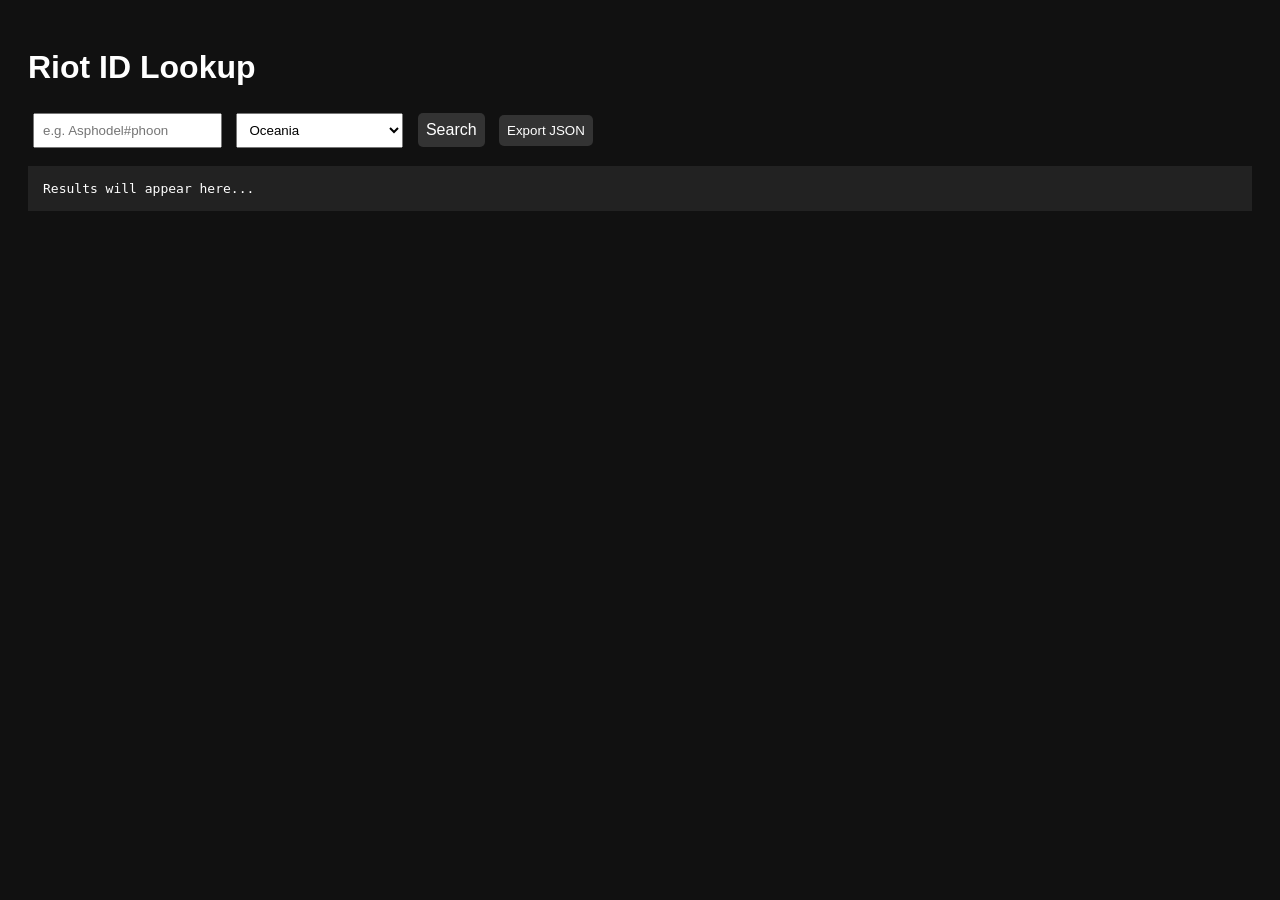
<file: League Of Legends API Task/index.html>
<?php
session_start();

if (!isset($_SESSION["loggedin"]) || $_SESSION["loggedin"] !== true) {
    header("Location: login.php");
    exit;
}
?>
<!DOCTYPE html>
<html lang="en">
<head>
  <meta charset="UTF-8">
  <title>Riot API</title>
  <style>
    body { font-family: sans-serif; background: #111; color: #fff; padding: 20px; }
    select, input, button, a.button { padding: 8px; margin: 5px; }
    pre { background: #222; padding: 15px; overflow-x: auto; }
    #exportBtn, a.button { background: #333; color: white; border: none; border-radius: 5px; cursor: pointer; text-decoration: none; display: inline-block; }
    a.button:hover, #exportBtn:hover { background: #444; }
  </style>
</head>
<body>
  <h1>Riot ID Lookup</h1>
  <input type="text" id="riotId" placeholder="e.g. Asphodel#phoon">
  <select id="region">
    <option value="oc1|sea">Oceania</option>
    <option value="na1|americas">North America</option>
    <option value="euw1|europe">Europe West</option>
    <option value="eun1|europe">Europe Nordic & East</option>
    <option value="kr|asia">Korea</option>
    <option value="jp1|asia">Japan</option>
    <option value="br1|americas">Brazil</option>
    <option value="las|americas">LAS</option>
    <option value="lan|americas">LAN</option>
    <option value="ru|europe">Russia</option>
    <option value="tr1|europe">Türkiye</option>
    <option value="sg2|sea">Southeast Asia</option>
    <option value="tw2|sea">Taiwan</option>
    <option value="vn2|sea">Vietnam</option>
  </select>
  <a href="match.html" class="button">Search</a>
  <button id="exportBtn">Export JSON</button>

  <pre id="output">Results will appear here...</pre>

  <script>
    let latestData = null;

    document.getElementById('exportBtn').addEventListener('click', () => {
      if (!latestData) {
        alert("No data to export. Perform a search first.");
        return;
      }
      const blob = new Blob([JSON.stringify(latestData, null, 2)], { type: 'application/json' });
      const url = URL.createObjectURL(blob);

      const a = document.createElement('a');
      a.href = url;
      a.download = 'riot_user_data.json';
      document.body.appendChild(a);
      a.click();
      document.body.removeChild(a);
      URL.revokeObjectURL(url);
    });
  </script>
</body>
</html>
</file>
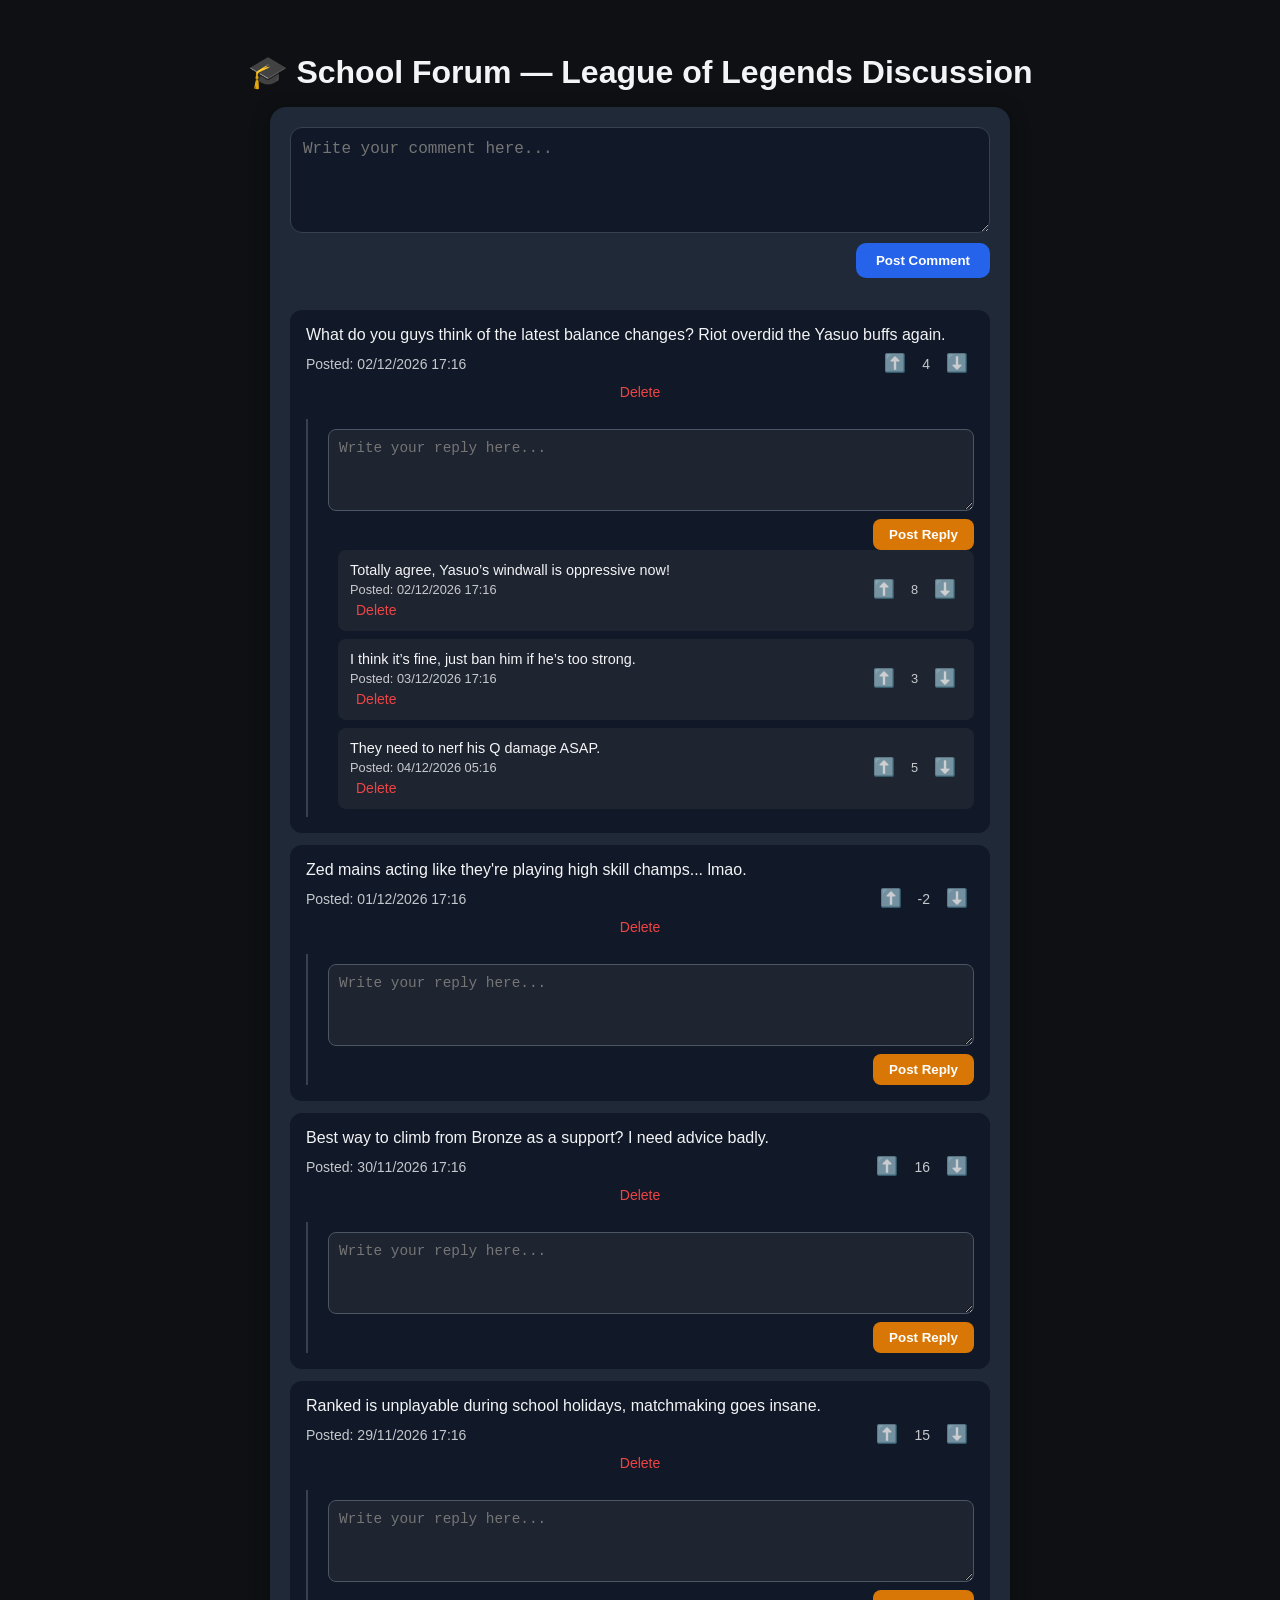
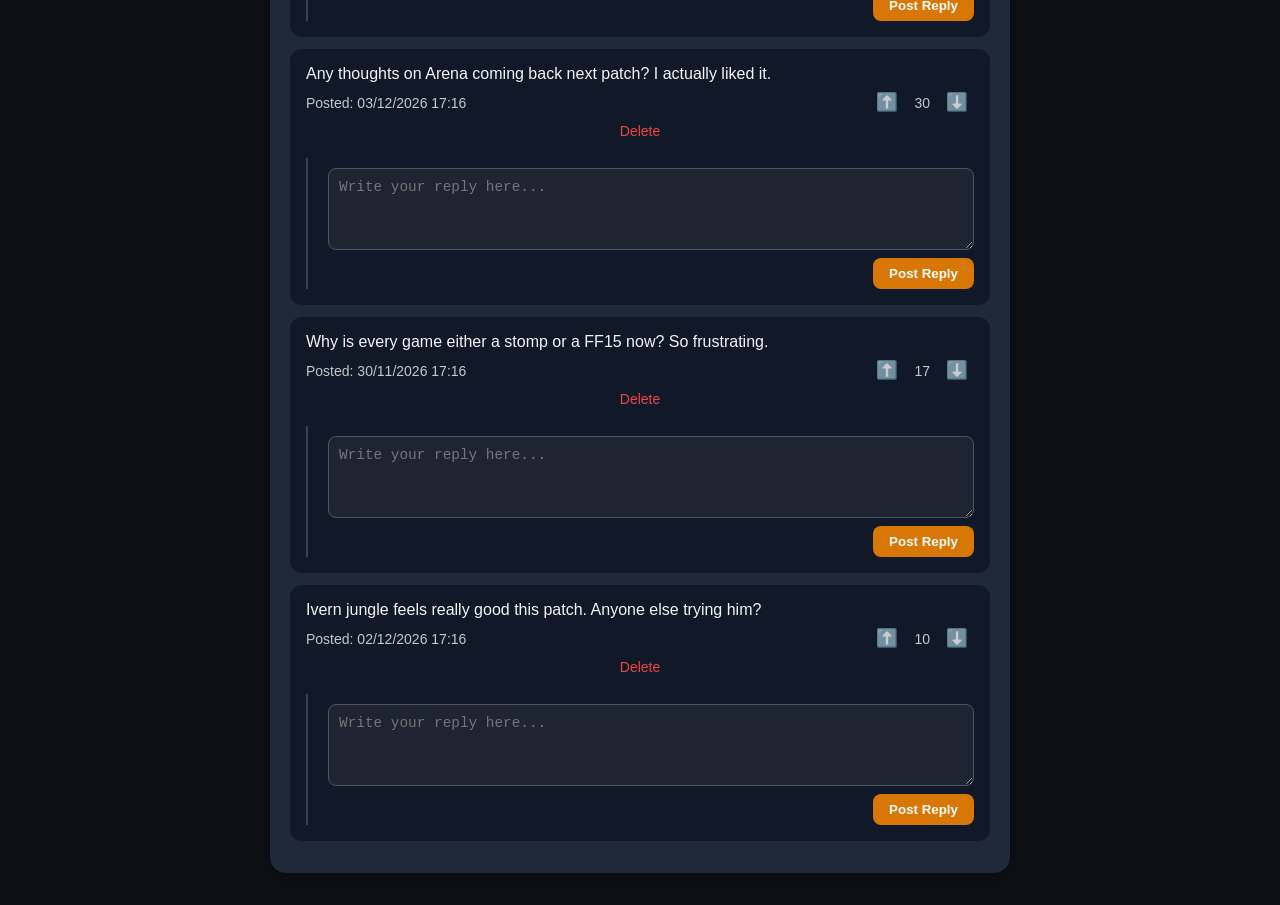
<file: League Of Legends API Task/forum.html>
<!DOCTYPE html>
<html lang="en">
<head>
  <meta charset="UTF-8" />
  <meta name="viewport" content="width=device-width, initial-scale=1.0"/>
  <title>School Forum</title>
  <style>
    body {
      background-color: #0e1013;
      color: #f3f4f6;
      font-family: "Segoe UI", sans-serif;
      margin: 0;
      padding: 2rem;
      display: flex;
      flex-direction: column;
      align-items: center;
    }

    h1 {
      margin-bottom: 1rem;
    }

    .forum-container {
      background-color: #1f2937;
      border-radius: 16px;
      padding: 20px;
      width: 100%;
      max-width: 700px;
      box-shadow: 0 4px 20px rgba(0,0,0,0.3);
    }

    .comment-form {
      display: flex;
      flex-direction: column;
      gap: 10px;
      margin-bottom: 2rem;
    }

    .comment-form textarea {
      resize: vertical;
      background-color: #111827;
      border: 1px solid #374151;
      border-radius: 12px;
      padding: 12px;
      font-size: 1rem;
      color: #f3f4f6;
      height: 80px;
    }

    .comment-form button {
      align-self: flex-end;
      padding: 10px 20px;
      background-color: #2563eb;
      color: white;
      border: none;
      border-radius: 10px;
      font-weight: bold;
      cursor: pointer;
      transition: background-color 0.2s ease;
    }

    .comment-form button:hover {
      background-color: #1d4ed8;
    }

    .comment {
      background-color: #111827;
      border-radius: 12px;
      padding: 16px;
      margin-bottom: 12px;
      display: flex;
      flex-direction: column;
      gap: 8px;
    }

    .comment-content {
      font-size: 1rem;
    }

    .comment-footer {
      display: flex;
      justify-content: space-between;
      align-items: center;
      font-size: 0.875rem;
      opacity: 0.8;
    }

    .vote-buttons {
      display: flex;
      align-items: center;
      gap: 10px;
    }

    .vote-buttons button {
      background: none;
      border: none;
      cursor: pointer;
      font-size: 1.1rem;
      color: #9ca3af;
    }

    .vote-buttons button:hover {
      color: #f9fafb;
    }

    .delete-button {
      background: none;
      border: none;
      color: #ef4444;
      font-size: 0.875rem;
      cursor: pointer;
    }

    .reply-section {
      margin-top: 10px;
      padding-left: 20px;
      border-left: 2px solid #374151;
    }

    .reply-form {
      display: flex;
      flex-direction: column;
      gap: 8px;
      margin-top: 10px;
    }

    .reply-form textarea {
      resize: vertical;
      background-color: #1e2430;
      border: 1px solid #4b5563;
      border-radius: 8px;
      padding: 10px;
      font-size: 0.9rem;
      color: #f3f4f6;
      height: 60px;
    }

    .reply-form button {
      align-self: flex-end;
      padding: 8px 16px;
      background-color: #d97706;
      color: white;
      border: none;
      border-radius: 8px;
      font-weight: bold;
      cursor: pointer;
      transition: background-color 0.2s ease;
    }

    .reply-form button:hover {
      background-color: #b45309;
    }

    .reply {
      background-color: #1e2430;
      border-radius: 8px;
      padding: 12px;
      margin-bottom: 8px;
      margin-left: 10px;
      font-size: 0.9rem;
    }

    .reply-content {
      font-size: 0.9rem;
    }

    .reply-footer {
      display: flex;
      justify-content: space-between;
      align-items: center;
      font-size: 0.8rem;
      opacity: 0.8;
    }
  </style>
</head>
<body>

  <h1>🎓 School Forum — League of Legends Discussion</h1>
  <div class="forum-container">
    <form class="comment-form" id="commentForm">
      <textarea id="commentInput" placeholder="Write your comment here..."></textarea>
      <button type="submit">Post Comment</button>
    </form>

    <div id="commentsList"></div>
  </div>

  <script>
    const commentForm = document.getElementById("commentForm");
    const commentInput = document.getElementById("commentInput");
    const commentsList = document.getElementById("commentsList");

    function formatDate(date) {
      const pad = n => n.toString().padStart(2, '0');
      return `${pad(date.getDate())}/${pad(date.getMonth() + 1)}/${date.getFullYear()} ${pad(date.getHours())}:${pad(date.getMinutes())}`;
    }

    function createCommentElement(text, postedAt = new Date(), votes = 0, replies = []) {
      const wrapper = document.createElement("div");
      wrapper.className = "comment";

      const content = document.createElement("div");
      content.className = "comment-content";
      content.textContent = text;

      const footer = document.createElement("div");
      footer.className = "comment-footer";

      const time = document.createElement("span");
      time.textContent = `Posted: ${formatDate(postedAt)}`;

      const voteWrapper = document.createElement("div");
      voteWrapper.className = "vote-buttons";

      let voteCount = votes;
      const voteDisplay = document.createElement("span");
      voteDisplay.textContent = voteCount;

      const upBtn = document.createElement("button");
      upBtn.innerHTML = "⬆️";
      upBtn.onclick = () => {
        voteCount++;
        voteDisplay.textContent = voteCount;
      };

      const downBtn = document.createElement("button");
      downBtn.innerHTML = "⬇️";
      downBtn.onclick = () => {
        voteCount--;
        voteDisplay.textContent = voteCount;
      };

      const deleteBtn = document.createElement("button");
      deleteBtn.className = "delete-button";
      deleteBtn.textContent = "Delete";
      deleteBtn.onclick = () => {
        commentsList.removeChild(wrapper);
      };

      const replySection = document.createElement("div");
      replySection.className = "reply-section";

      const replyForm = document.createElement("form");
      replyForm.className = "reply-form";
      const replyInput = document.createElement("textarea");
      replyInput.placeholder = "Write your reply here...";
      const replyButton = document.createElement("button");
      replyButton.textContent = "Post Reply";
      replyButton.type = "submit";
      replyForm.append(replyInput, replyButton);

      const replyList = document.createElement("div");
      replyList.className = "reply-list";

      replyForm.addEventListener("submit", (e) => {
        e.preventDefault();
        const replyText = replyInput.value.trim();
        if (replyText.length === 0) return;
        const replyElement = createReplyElement(replyText);
        replyList.prepend(replyElement);
        replyInput.value = "";
      });

      voteWrapper.append(upBtn, voteDisplay, downBtn);
      footer.append(time, voteWrapper);
      wrapper.append(content, footer, deleteBtn, replySection);
      replySection.append(replyForm, replyList);

      replies.forEach(reply => {
        const replyElement = createReplyElement(reply.text, reply.postedAt, reply.votes);
        replyList.appendChild(replyElement);
      });

      return wrapper;
    }

    function createReplyElement(text, postedAt = new Date(), votes = 0) {
      const reply = document.createElement("div");
      reply.className = "reply";

      const content = document.createElement("div");
      content.className = "reply-content";
      content.textContent = text;

      const footer = document.createElement("div");
      footer.className = "reply-footer";

      const time = document.createElement("span");
      time.textContent = `Posted: ${formatDate(postedAt)}`;

      const voteWrapper = document.createElement("div");
      voteWrapper.className = "vote-buttons";

      let voteCount = votes;
      const voteDisplay = document.createElement("span");
      voteDisplay.textContent = voteCount;

      const upBtn = document.createElement("button");
      upBtn.innerHTML = "⬆️";
      upBtn.onclick = () => {
        voteCount++;
        voteDisplay.textContent = voteCount;
      };

      const downBtn = document.createElement("button");
      downBtn.innerHTML = "⬇️";
      downBtn.onclick = () => {
        voteCount--;
        voteDisplay.textContent = voteCount;
      };

      const deleteBtn = document.createElement("button");
      deleteBtn.className = "delete-button";
      deleteBtn.textContent = "Delete";
      deleteBtn.onclick = () => {
        reply.parentNode.removeChild(reply);
      };

      voteWrapper.append(upBtn, voteDisplay, downBtn);
      footer.append(time, voteWrapper);
      reply.append(content, footer, deleteBtn);
      return reply;
    }

    commentForm.addEventListener("submit", e => {
      e.preventDefault();
      const text = commentInput.value.trim();
      if (text.length === 0) return;
      const commentElement = createCommentElement(text);
      commentsList.prepend(commentElement);
      commentInput.value = "";
    });

    // Preload LoL-related forum posts
    const predefinedComments = [
      {
        text: "What do you guys think of the latest balance changes? Riot overdid the Yasuo buffs again.",
        replies: [
          { text: "Totally agree, Yasuo’s windwall is oppressive now!", postedAt: new Date(Date.now() - 2 * 86400000), votes: 8 },
          { text: "I think it’s fine, just ban him if he’s too strong.", postedAt: new Date(Date.now() - 1 * 86400000), votes: 3 },
          { text: "They need to nerf his Q damage ASAP.", postedAt: new Date(Date.now() - 12 * 3600000), votes: 5 }
        ]
      },
      { text: "Zed mains acting like they're playing high skill champs... lmao.", replies: [] },
      { text: "Best way to climb from Bronze as a support? I need advice badly.", replies: [] },
      { text: "Ranked is unplayable during school holidays, matchmaking goes insane.", replies: [] },
      { text: "Any thoughts on Arena coming back next patch? I actually liked it.", replies: [] },
      { text: "Why is every game either a stomp or a FF15 now? So frustrating.", replies: [] },
      { text: "Ivern jungle feels really good this patch. Anyone else trying him?", replies: [] }
    ];

    predefinedComments.forEach(({ text, replies }) => {
      const randomVotes = Math.floor(Math.random() * 41) - 10; // -10 to +30 votes
      const daysAgo = Math.floor(Math.random() * 5) + 1; // 1–5 days ago
      const pastDate = new Date(Date.now() - daysAgo * 86400000);
      const commentElement = createCommentElement(text, pastDate, randomVotes, replies);
      commentsList.appendChild(commentElement);
    });
  </script>

</body>
</html>
</file>
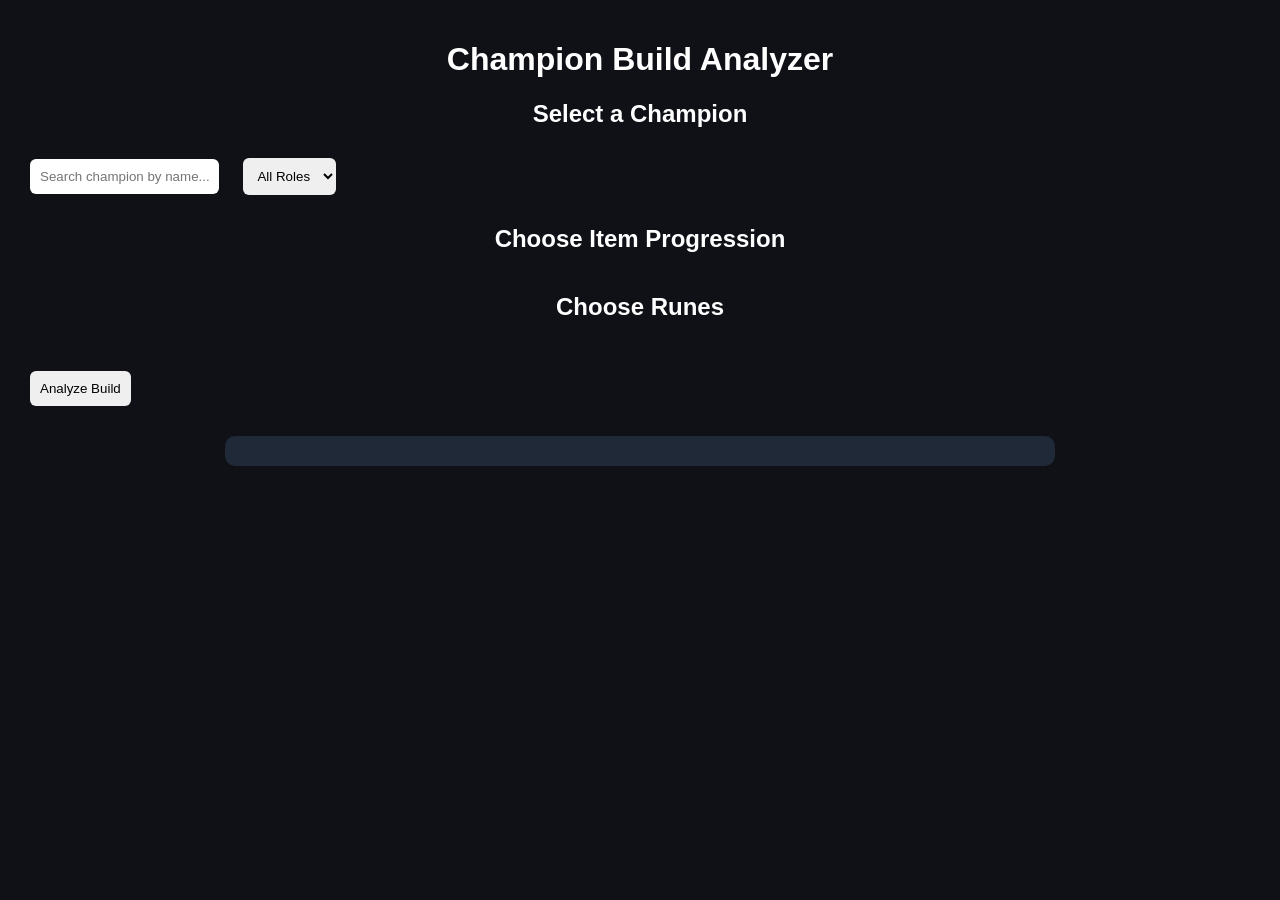
<file: League Of Legends API Task/runes.html>
<!DOCTYPE html>
<html lang="en">
<head>
  <meta charset="UTF-8">
  <meta name="viewport" content="width=device-width, initial-scale=1.0">
  <title>LoL Champion Build Analyzer</title>
  <style>
    body {
      background: #0f1117;
      color: #fff;
      font-family: sans-serif;
      margin: 0;
      padding: 20px;
    }
    h1, h2 {
      text-align: center;
    }
    select, button, input {
      padding: 10px;
      border-radius: 6px;
      border: none;
      margin: 10px;
    }
    .section {
      margin: 20px 0;
    }
    .grid {
      display: flex;
      flex-wrap: wrap;
      justify-content: center;
      gap: 10px;
    }
    .champion-grid img, .grid img {
      width: 64px;
      height: 64px;
      cursor: pointer;
      border: 2px solid transparent;
      border-radius: 8px;
    }
    .champion-grid img.selected, .grid img.selected {
      border-color: #3b82f6;
    }
    .analysis {
      background: #1f2937;
      padding: 15px;
      border-radius: 10px;
      max-width: 800px;
      margin: 0 auto;
    }
    .fallback {
      width: 64px;
      height: 64px;
      background: #444;
      display: flex;
      align-items: center;
      justify-content: center;
      color: #ccc;
      font-size: 10px;
      border-radius: 8px;
    }
  </style>
</head>
<body>
  <h1>Champion Build Analyzer</h1>

  <div class="section">
    <h2>Select a Champion</h2>
    <input type="text" id="championSearch" placeholder="Search champion by name...">
    <select id="roleFilter">
      <option value="">All Roles</option>
      <option value="Fighter">Top</option>
      <option value="Tank">Jungle</option>
      <option value="Mage">Mid</option>
      <option value="Marksman">Bot</option>
      <option value="Support">Support</option>
    </select>
    <div id="championGrid" class="grid champion-grid"></div>
  </div>

  <div class="section">
    <h2>Choose Item Progression</h2>
    <div id="itemsGrid" class="grid"></div>
  </div>

  <div class="section">
    <h2>Choose Runes</h2>
    <div id="runesGrid" class="grid"></div>
  </div>

  <div class="section">
    <button onclick="analyzeBuild()">Analyze Build</button>
  </div>

  <div class="section analysis" id="analysis"></div>

  <script>
    const championGrid = document.getElementById('championGrid');
    const itemsGrid = document.getElementById('itemsGrid');
    const runesGrid = document.getElementById('runesGrid');
    const analysisDiv = document.getElementById('analysis');
    const championSearch = document.getElementById('championSearch');
    const roleFilter = document.getElementById('roleFilter');

    let champions = {};
    let selectedItems = [];
    let selectedRunes = [];
    let selectedChampion = null;
    let allChampData = [];

    const ITEMS = [
      "1001", "1036", "1038", "3078", "3153", "3026", "3089"
    ];

    const RUNE_MAPPING = {
      "8005": "Precision/Conqueror/Conqueror.png",
      "8112": "Domination/Electrocute/Electrocute.png",
      "8437": "Resolve/GraspOfTheUndying/GraspOfTheUndying.png",
      "8021": "Precision/FleetFootwork/FleetFootwork.png",
      "8214": "Sorcery/SummonAery/SummonAery.png",
      "8439": "Resolve/Aftershock/Aftershock.png",
    };

    function createIcon(name, container, selectedArray, isChampion = false, url = '') {
      const img = document.createElement('img');
      img.src = url;
      img.alt = name;
      img.title = name;
      img.onerror = () => {
        const fallback = document.createElement('div');
        fallback.className = 'fallback';
        fallback.innerText = 'Image\nUnavailable';
        container.appendChild(fallback);
        img.remove();
      };
      img.onclick = () => {
        if (isChampion) {
          Array.from(container.children).forEach(child => child.classList.remove('selected'));
          img.classList.add('selected');
          selectedChampion = name;
        } else {
          if (img.classList.contains('selected')) {
            img.classList.remove('selected');
            const idx = selectedArray.indexOf(name);
            if (idx !== -1) selectedArray.splice(idx, 1);
          } else {
            img.classList.add('selected');
            selectedArray.push(name);
          }
        }
      };
      container.appendChild(img);
    }

    function renderChampions(filterText = '', filterRole = '') {
      championGrid.innerHTML = '';
      allChampData.forEach(champ => {
        const champName = champ.name.toLowerCase();
        const champTags = champ.tags.map(t => t.toLowerCase());
        if (
          (filterText === '' || champName.includes(filterText.toLowerCase())) &&
          (filterRole === '' || champTags.includes(filterRole.toLowerCase()))
        ) {
          createIcon(champ.name, championGrid, null, true, champ.icon);
        }
      });
    }

    function renderBuildSelectors() {
      ITEMS.forEach(item => createIcon(item, itemsGrid, selectedItems, false, `https://ddragon.leagueoflegends.com/cdn/14.10.1/img/item/${item}.png`));
      Object.entries(RUNE_MAPPING).forEach(([runeId, path]) => {
        const url = `https://ddragon.leagueoflegends.com/cdn/img/perk-images/Styles/${path}`;
        createIcon(runeId, runesGrid, selectedRunes, false, url);
      });
    }

    function analyzeBuild() {
      if (!selectedChampion) {
        analysisDiv.innerHTML = `<p>Please select a champion.</p>`;
        return;
      }

      let output = `<h3>Analysis for ${selectedChampion}</h3>`;

      if (selectedChampion === "Lux" && selectedItems.includes("3089")) {
        output += `<p>Excellent pick! Rabadon's synergizes well with Lux's AP burst damage.</p>`;
      }
      if (selectedChampion === "Darius" && selectedRunes.includes("8005")) {
        output += `<p>Great synergy. Conqueror maximises Darius's extended skirmishing potential.</p>`;
      }
      if (selectedItems.length === 0 || selectedRunes.length === 0) {
        output += `<p>Please select both items and runes for a full analysis.</p>`;
      } else {
        output += `<p><strong>General Evaluation:</strong> Your build appears balanced with offensive and defensive options. Ensure the item path complements your laning phase.</p>`;
      }

      analysisDiv.innerHTML = output;
    }

    fetch('https://ddragon.leagueoflegends.com/cdn/14.10.1/data/en_US/champion.json')
      .then(res => res.json())
      .then(data => {
        champions = data.data;
        allChampData = Object.keys(champions).map(key => ({
          name: champions[key].id,
          icon: `https://ddragon.leagueoflegends.com/cdn/14.10.1/img/champion/${champions[key].id}.png`,
          tags: champions[key].tags
        }));
        renderChampions();
        renderBuildSelectors();
      });

    championSearch.addEventListener('input', () => {
      renderChampions(championSearch.value, roleFilter.value);
    });

    roleFilter.addEventListener('change', () => {
      renderChampions(championSearch.value, roleFilter.value);
    });
  </script>
</body>
</html>
</file>
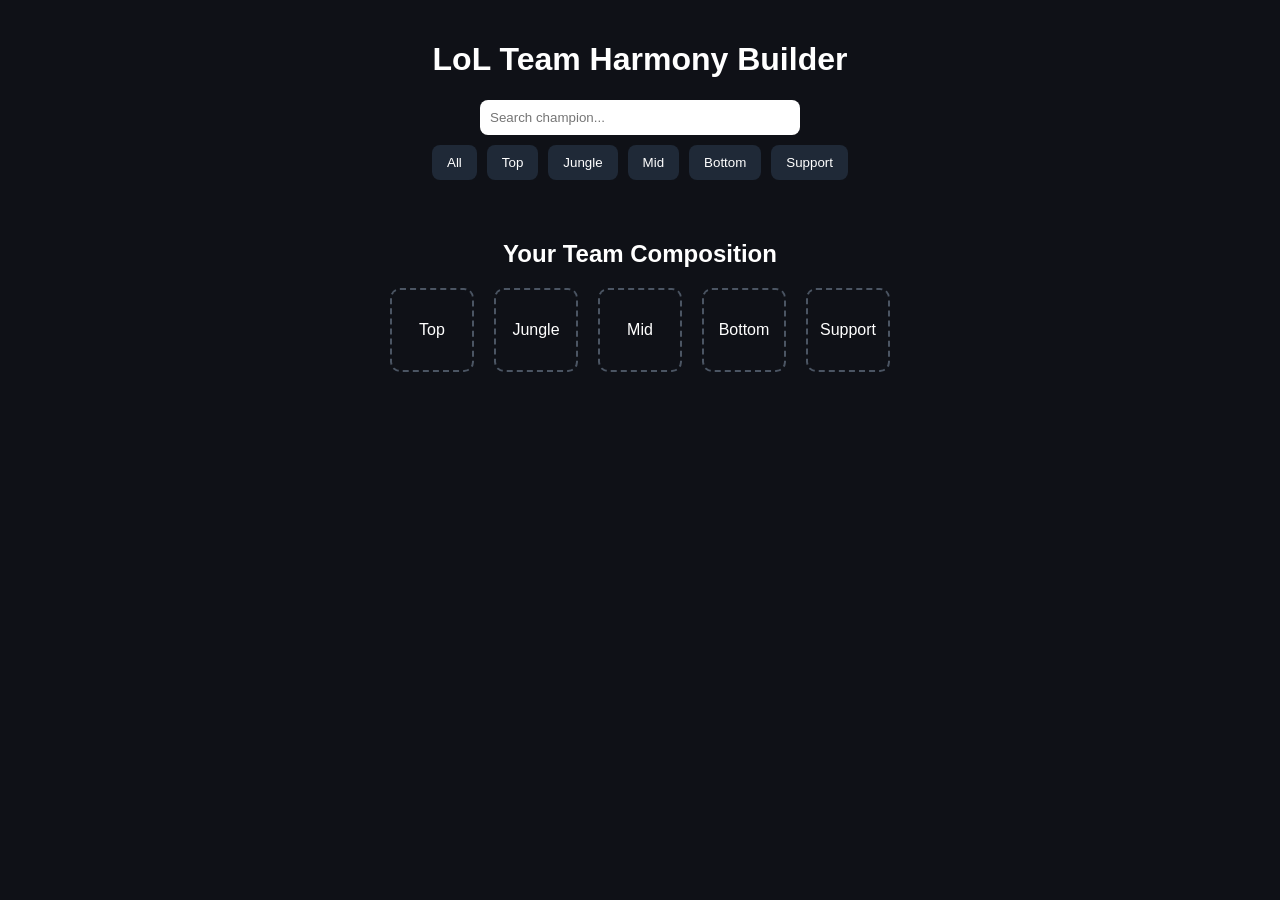
<file: League Of Legends API Task/teamcomp.html>
<!DOCTYPE html>
<html lang="en">
<head>
  <meta charset="UTF-8">
  <meta name="viewport" content="width=device-width, initial-scale=1.0">
  <title>LoL Team Harmony Builder</title>
  <style>
    body {
      background: #0f1117;
      color: #fff;
      font-family: sans-serif;
      margin: 0;
      padding: 20px;
    }

    h1 {
      text-align: center;
    }

    #search {
      margin: 10px auto;
      display: block;
      padding: 10px;
      border-radius: 8px;
      border: none;
      width: 300px;
    }

    .filters {
      display: flex;
      justify-content: center;
      gap: 10px;
      margin-bottom: 20px;
    }

    .filters button {
      background: #1f2937;
      border: none;
      color: white;
      padding: 10px 15px;
      border-radius: 8px;
      cursor: pointer;
    }

    .grid {
      display: grid;
      grid-template-columns: repeat(auto-fill, 64px);
      gap: 10px;
      justify-content: center;
      margin-bottom: 40px;
    }

    .champion {
      width: 64px;
      height: 64px;
      cursor: grab;
    }

    .team-composition {
      display: flex;
      justify-content: center;
      gap: 20px;
    }

    .role-slot {
      width: 80px;
      height: 80px;
      border: 2px dashed #4b5563;
      display: flex;
      align-items: center;
      justify-content: center;
      flex-direction: column;
      border-radius: 10px;
    }

    .role-slot img {
      max-width: 64px;
      max-height: 64px;
    }

    #harmony-report {
      margin-top: 20px;
      text-align: center;
    }
  </style>
</head>
<body>
  <h1>LoL Team Harmony Builder</h1>
  <input type="text" id="search" placeholder="Search champion...">
  <div class="filters">
    <button onclick="filterByRole('All')">All</button>
    <button onclick="filterByRole('Top')">Top</button>
    <button onclick="filterByRole('Jungle')">Jungle</button>
    <button onclick="filterByRole('Mid')">Mid</button>
    <button onclick="filterByRole('Bottom')">Bottom</button>
    <button onclick="filterByRole('Support')">Support</button>
  </div>

  <div class="grid" id="championGrid"></div>

  <h2 style="text-align:center;">Your Team Composition</h2>
  <div class="team-composition">
    <div class="role-slot" data-role="Top">Top</div>
    <div class="role-slot" data-role="Jungle">Jungle</div>
    <div class="role-slot" data-role="Mid">Mid</div>
    <div class="role-slot" data-role="Bottom">Bottom</div>
    <div class="role-slot" data-role="Support">Support</div>
  </div>

  <div id="harmony-report"></div>

  <script>
    let champions = [];
    const harmonyMatrix = {};

    fetch('https://ddragon.leagueoflegends.com/cdn/13.12.1/data/en_US/champion.json')
      .then(res => res.json())
      .then(data => {
        const roles = ['Top', 'Jungle', 'Mid', 'Bottom', 'Support'];
        const keys = Object.keys(data.data);
        for (let i = 0; i < keys.length; i++) {
          const champA = data.data[keys[i]].id;
          harmonyMatrix[champA] = {};
          for (let j = 0; j < keys.length; j++) {
            if (i !== j) {
              const champB = data.data[keys[j]].id;
              harmonyMatrix[champA][champB] = Math.floor(Math.random() * 6); // Score 0–5
            }
          }
          champions.push({
            name: champA,
            role: roles[Math.floor(Math.random() * roles.length)],
            icon: `https://ddragon.leagueoflegends.com/cdn/13.12.1/img/champion/${data.data[keys[i]].image.full}`
          });
        }
        renderChampions(champions);
      });

    const grid = document.getElementById('championGrid');
    const search = document.getElementById('search');
    const harmonyReport = document.getElementById('harmony-report');

    function renderChampions(list) {
      grid.innerHTML = '';
      list.forEach(champ => {
        const img = document.createElement('img');
        img.src = champ.icon;
        img.className = 'champion';
        img.draggable = true;
        img.dataset.name = champ.name;
        img.dataset.role = champ.role;
        img.addEventListener('dragstart', e => {
          e.dataTransfer.setData('text/plain', JSON.stringify(champ));
        });
        grid.appendChild(img);
      });
    }

    function filterByRole(role) {
      if (role === 'All') {
        renderChampions(champions);
      } else {
        renderChampions(champions.filter(c => c.role === role));
      }
    }

    search.addEventListener('input', () => {
      const val = search.value.toLowerCase();
      renderChampions(champions.filter(c => c.name.toLowerCase().includes(val)));
    });

    document.querySelectorAll('.role-slot').forEach(slot => {
      slot.addEventListener('dragover', e => e.preventDefault());
      slot.addEventListener('drop', e => {
        e.preventDefault();
        const data = JSON.parse(e.dataTransfer.getData('text/plain'));
        slot.innerHTML = `<div>${slot.dataset.role}</div><img src="${data.icon}" alt="${data.name}" title="${data.name}">`;
        slot.dataset.champion = data.name;
        analyseHarmony();
      });
    });

    function analyseHarmony() {
      const selected = Array.from(document.querySelectorAll('.role-slot'))
        .map(slot => slot.dataset.champion)
        .filter(Boolean);

      if (selected.length < 5) {
        harmonyReport.innerHTML = '<p>Fill all roles to analyse harmony.</p>';
        return;
      }

      let harmonyScore = 0;
      for (let i = 0; i < selected.length; i++) {
        for (let j = i + 1; j < selected.length; j++) {
          const champA = selected[i];
          const champB = selected[j];
          const harmony = harmonyMatrix[champA]?.[champB] || harmonyMatrix[champB]?.[champA] || 0;
          harmonyScore += harmony;
        }
      }

      let explanation = '';
      if (harmonyScore >= 80) {
        explanation = 'This team composition demonstrates outstanding harmony. The synergy across lanes and roles is likely to result in cohesive objective control, great teamfight potential, and reliable early-to-late game transitions.';
      } else if (harmonyScore >= 60) {
        explanation = 'Solid synergy overall. A few champions may not perfectly align in timing or pressure, but the composition should perform well if executed properly.';
      } else if (harmonyScore >= 40) {
        explanation = 'Moderate harmony. The team may experience uneven pressure or conflicting playstyles, requiring coordination and strategic play to perform effectively.';
      } else {
        explanation = 'Low harmony. This team comp may struggle due to incompatible pacing, weak synergy in skirmishes or teamfights, or unclear win conditions.';
      }

      harmonyReport.innerHTML = `<h3>Harmony Rating: ${harmonyScore}</h3><p>${explanation}</p>`;
    }
  </script>
</body>
</html>
</file>
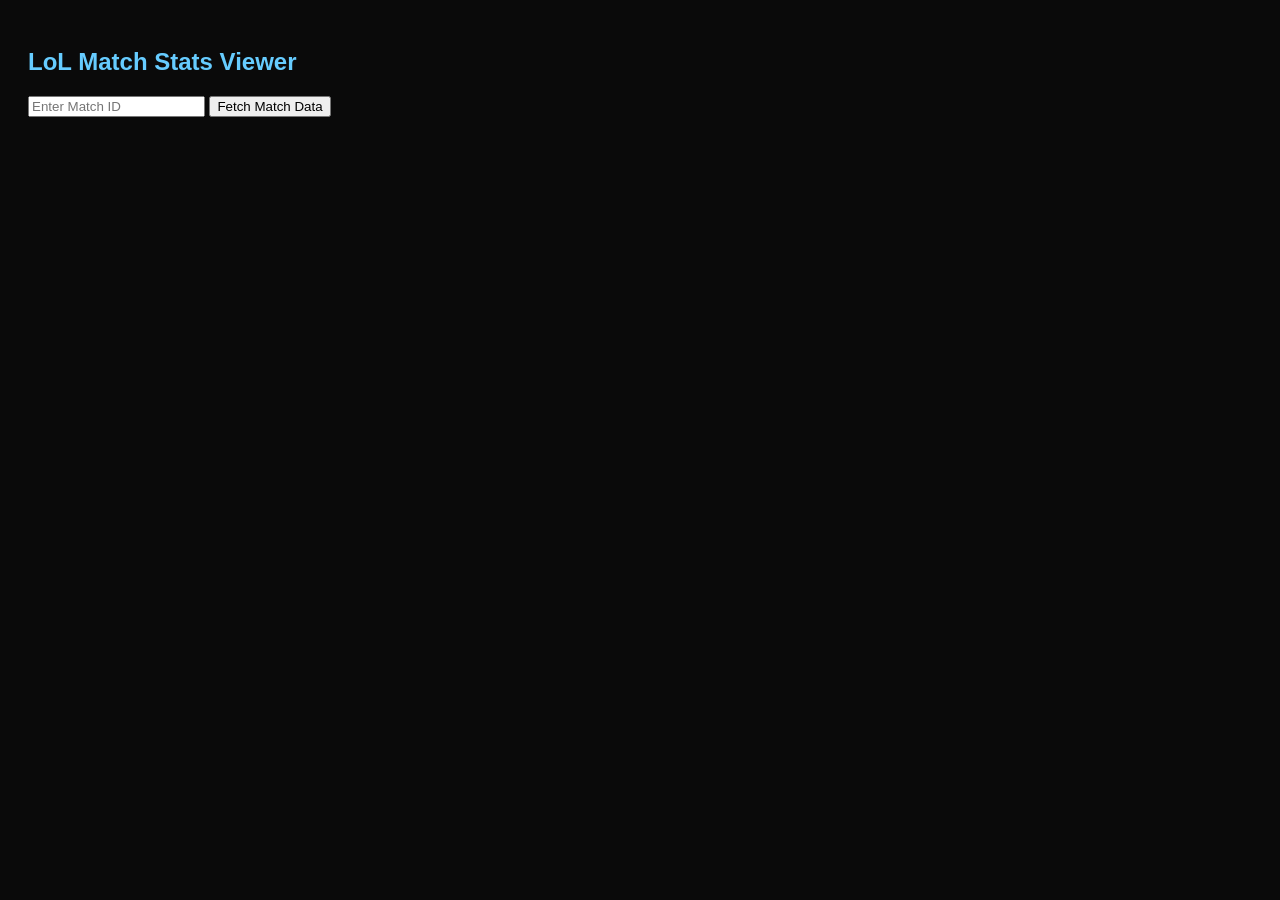
<file: League Of Legends API Task/testmatch.html>
<!DOCTYPE html>
<html lang="en">
<head>
  <meta charset="UTF-8">
  <title>LoL Match Viewer</title>
  <style>
    body { font-family: Arial, sans-serif; background: #0a0a0a; color: #eee; padding: 20px; }
    .player { border: 1px solid #333; padding: 10px; margin-bottom: 10px; background: #111; }
    .team100 { border-left: 5px solid #3ba3ec; }
    .team200 { border-left: 5px solid #e84141; }
    .winner { background: #1f4c1f; }
    h2 { color: #6cf; }
  </style>
</head>
<body>

<h2>LoL Match Stats Viewer</h2>
<input type="text" id="matchIdInput" placeholder="Enter Match ID" />
<button onclick="loadMatch()">Fetch Match Data</button>
<div id="output"></div>

<script>
function loadMatch() {
  const matchId = document.getElementById('matchIdInput').value;
  if (!matchId) return alert('Enter a match ID');

  fetch(`get_match_data.php?match_id=${matchId}`)
    .then(res => res.json())
    .then(data => {
      const out = document.getElementById('output');
      out.innerHTML = '';

      const players = data.info.participants;
      const duration = (data.info.gameDuration / 60).toFixed(1);
      const mode = data.info.gameMode;

      out.innerHTML += `<h3>Game Mode: ${mode}, Duration: ${duration} mins</h3>`;

      players.forEach(p => {
        const kda = `${p.kills}/${p.deaths}/${p.assists}`;
        const winClass = p.win ? 'winner' : '';
        const teamClass = p.teamId === 100 ? 'team100' : 'team200';

        out.innerHTML += `
          <div class="player ${teamClass} ${winClass}">
            <strong>${p.summonerName}</strong> (${p.championName})<br>
            KDA: ${kda} | Gold: ${p.goldEarned} | DMG: ${p.totalDamageDealtToChampions}<br>
            CS: ${p.totalMinionsKilled + p.neutralMinionsKilled}
          </div>
        `;
      });
    })
    .catch(err => {
      console.error(err);
      alert('Failed to load match data.');
    });
}
</script>

</body>
</html>
</file>
